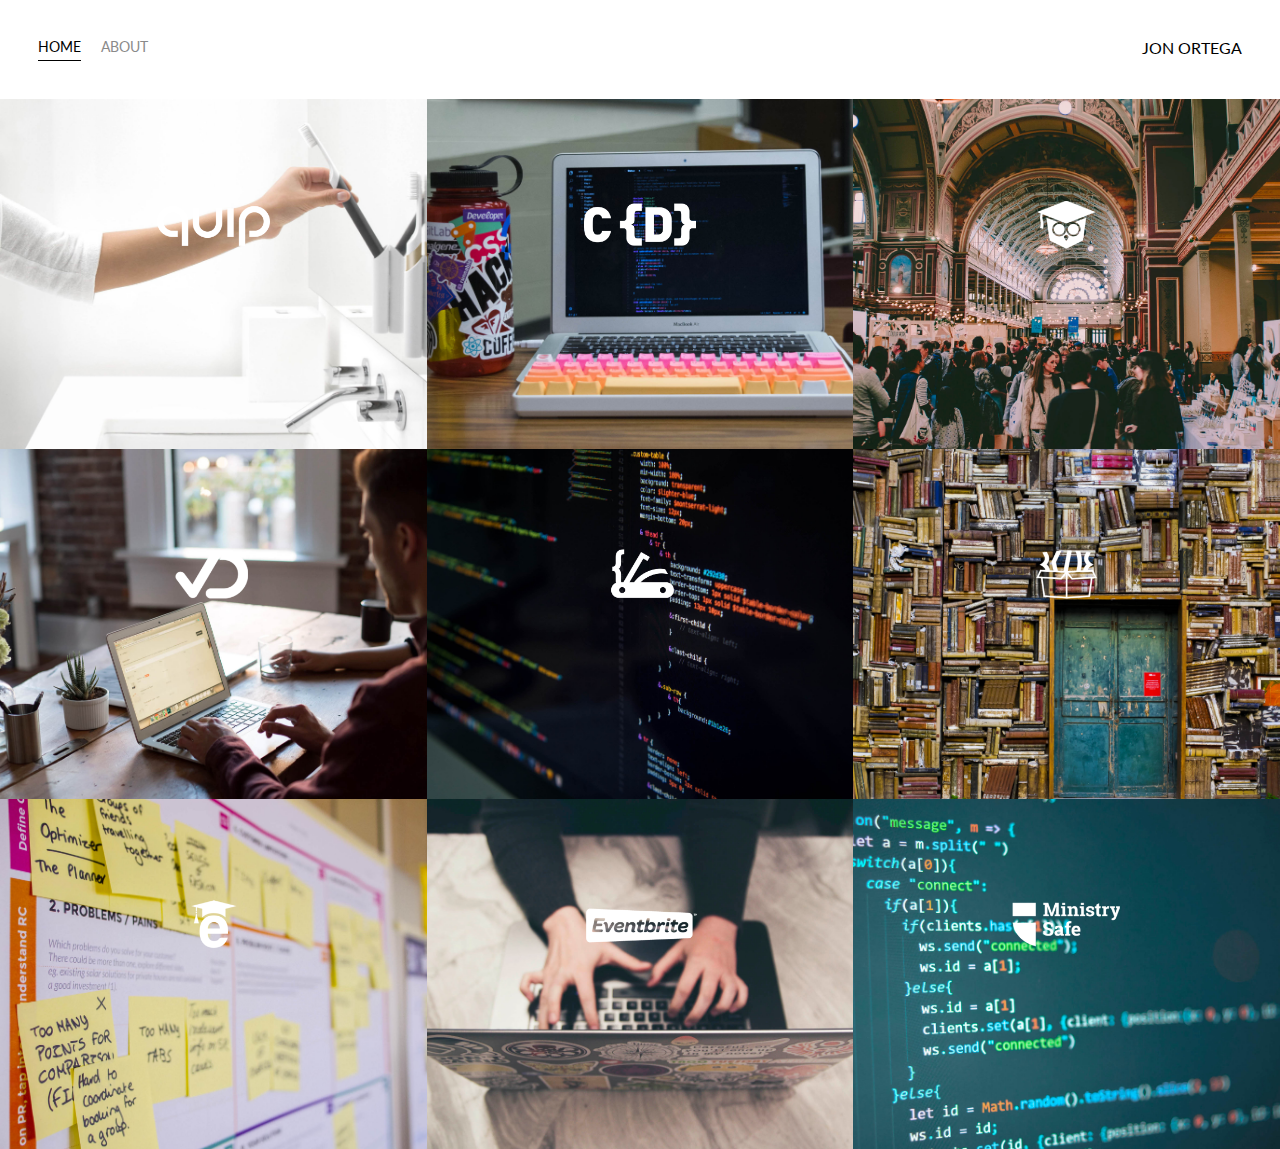
<file: index.html>
<!DOCTYPE html>
<html lang="en">
  <head>
    <meta charset="UTF-8" />
    <title>Page Title</title>
    <link rel="preconnect" href="https://fonts.gstatic.com" />
    <link
      href="https://fonts.googleapis.com/css2?family=Lato&display=swap"
      rel="stylesheet"
    />
    <link rel="stylesheet" href="style.css" />
  </head>
  <body>
    <div class="container">
      <div class="nav-wrapper">
        <div class="left-side">
          <div class="nav-link-wrapper active-nav-link">
            <a href="index.html">Home</a>
          </div>
          <div class="nav-link-wrapper">
            <a href="about.html">About</a>
          </div>
        </div>
        <div class="right-side">
          <div class="brand">
            <div>JON ORTEGA</div>
          </div>
        </div>
      </div>
      <div class="content-wrapper">
        <div class="portfolio-items-wrapper">
          <div class="portfolio-item-wrapper">
            <div
              class="portfolio-img-background"
              style="background-image: url(/img/portfolio1.jpg)"
            ></div>
            <div class="img-text-wrapper">
              <div class="logo-wrapper">
                <img src="/img/logos/quip.png" alt="Quip logo" />
              </div>
              <div class="subtitle">
                I built the Quip Ecommerce platform, named Top 25 Invention by
                Time Magazine in 2016.
              </div>
            </div>
          </div>
          <div class="portfolio-item-wrapper">
            <div
              class="portfolio-img-background"
              style="background-image: url(/img/portfolio2.jpg)"
            ></div>
            <div class="img-text-wrapper">
              <div class="logo-wrapper">
                <img src="/img/logos/crondose.png" alt="Quip logo" />
              </div>
              <div class="subtitle">
                I built the Quip Ecommerce platform, named Top 25 Invention by
                Time Magazine in 2016.
              </div>
            </div>
          </div>
          <div class="portfolio-item-wrapper">
            <div
              class="portfolio-img-background"
              style="background-image: url(/img/portfolio3.jpg)"
            ></div>
            <div class="img-text-wrapper">
              <div class="logo-wrapper">
                <img src="/img/logos/dailysmarty.png" alt="Quip logo" />
              </div>
              <div class="subtitle">
                I built the Quip Ecommerce platform, named Top 25 Invention by
                Time Magazine in 2016.
              </div>
            </div>
          </div>
          <div class="portfolio-item-wrapper">
            <div
              class="portfolio-img-background"
              style="background-image: url(/img/portfolio4.jpg)"
            ></div>
            <div class="img-text-wrapper">
              <div class="logo-wrapper">
                <img src="/img/logos/dashtrack.png" alt="Quip logo" />
              </div>
              <div class="subtitle">
                I built the Quip Ecommerce platform, named Top 25 Invention by
                Time Magazine in 2016.
              </div>
            </div>
          </div>
          <div class="portfolio-item-wrapper">
            <div
              class="portfolio-img-background"
              style="background-image: url(/img/portfolio5.jpg)"
            ></div>
            <div class="img-text-wrapper">
              <div class="logo-wrapper">
                <img src="/img/logos/devcamp.png" alt="Quip logo" />
              </div>
              <div class="subtitle">
                I built the Quip Ecommerce platform, named Top 25 Invention by
                Time Magazine in 2016.
              </div>
            </div>
          </div>
          <div class="portfolio-item-wrapper">
            <div
              class="portfolio-img-background"
              style="background-image: url(/img/portfolio6.jpg)"
            ></div>
            <div class="img-text-wrapper">
              <div class="logo-wrapper">
                <img src="/img/logos/devtrunk.png" alt="Quip logo" />
              </div>
              <div class="subtitle">
                I built the Quip Ecommerce platform, named Top 25 Invention by
                Time Magazine in 2016.
              </div>
            </div>
          </div>
          <div class="portfolio-item-wrapper">
            <div
              class="portfolio-img-background"
              style="background-image: url(/img/portfolio7.jpg)"
            ></div>
            <div class="img-text-wrapper">
              <div class="logo-wrapper">
                <img src="/img/logos/edutechional.png" alt="Quip logo" />
              </div>
              <div class="subtitle">
                I built the Quip Ecommerce platform, named Top 25 Invention by
                Time Magazine in 2016.
              </div>
            </div>
          </div>
          <div class="portfolio-item-wrapper">
            <div
              class="portfolio-img-background"
              style="background-image: url(/img/portfolio8.jpg)"
            ></div>
            <div class="img-text-wrapper">
              <div class="logo-wrapper">
                <img src="/img/logos/eventbrite.png" alt="Quip logo" />
              </div>
              <div class="subtitle">
                I built the Quip Ecommerce platform, named Top 25 Invention by
                Time Magazine in 2016.
              </div>
            </div>
          </div>
          <div class="portfolio-item-wrapper">
            <div
              class="portfolio-img-background"
              style="background-image: url(/img/portfolio9.jpg)"
            ></div>
            <div class="img-text-wrapper">
              <div class="logo-wrapper">
                <img src="/img/logos/ministry-safe.png" alt="Quip logo" />
              </div>
              <div class="subtitle">
                I built the Quip Ecommerce platform, named Top 25 Invention by
                Time Magazine in 2016.
              </div>
            </div>
          </div>
        </div>
      </div>
    </div>
  </body>

  <!-- JavaScript -->
  <script>
    const portfolioItems = document.querySelectorAll(".portfolio-item-wrapper");

    portfolioItems.forEach((portfolioItem) => {
      portfolioItem.addEventListener("mouseover", () => {
        portfolioItem.childNodes[1].classList.add("img-darken");
      });

      portfolioItem.addEventListener("mouseout", () => {
        portfolioItem.childNodes[1].classList.remove("img-darken");
      });
    });
  </script>
  <!--You add it at the end of the file so the whole page loads before it runs-->
</html>
</file>
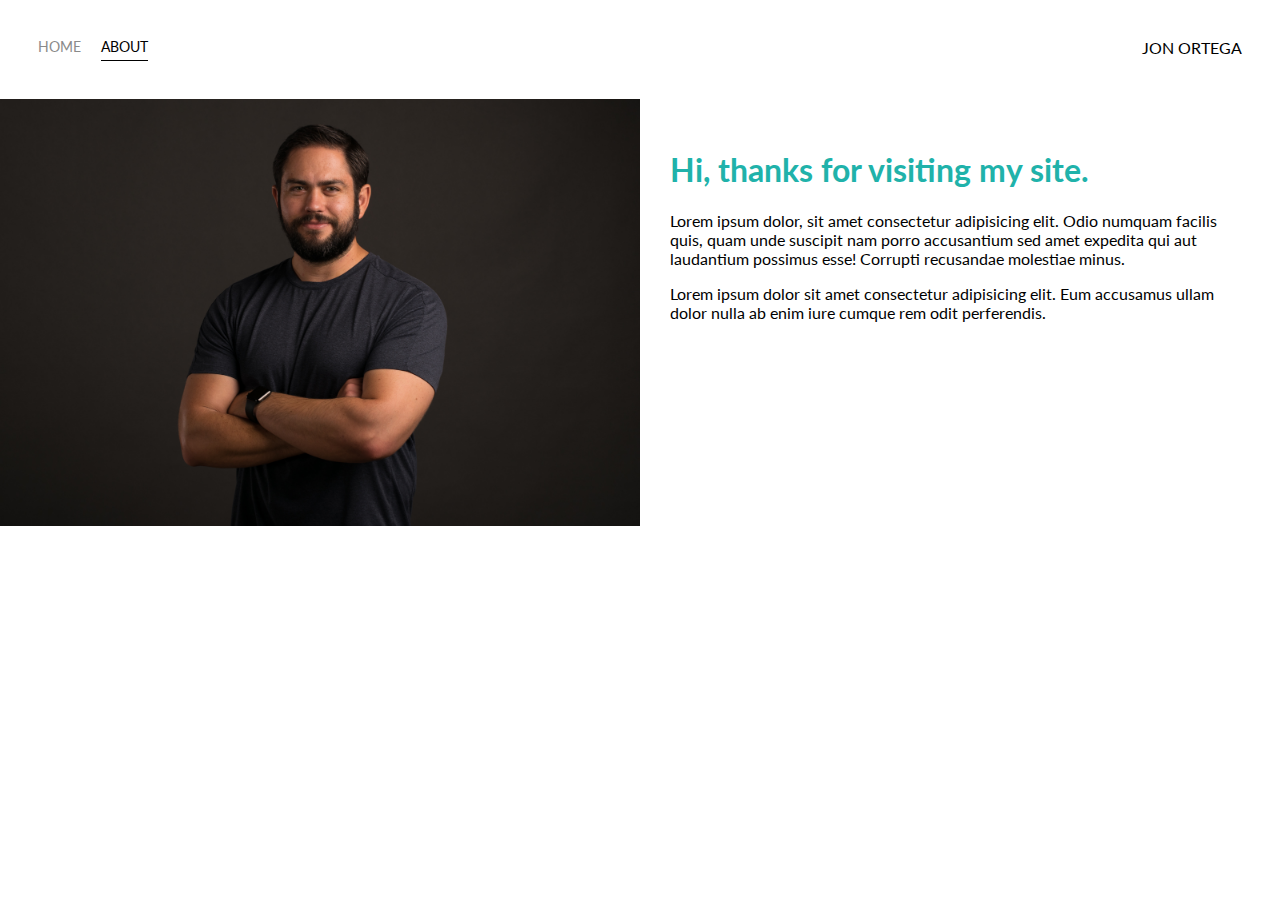
<file: about.html>
<!DOCTYPE html>
<html lang="en">
  <head>
    <meta charset="UTF-8" />
    <title>About</title>
    <link rel="preconnect" href="https://fonts.gstatic.com" />
    <link
      href="https://fonts.googleapis.com/css2?family=Lato&display=swap"
      rel="stylesheet"
    />
    <link rel="stylesheet" href="style.css" />
  </head>
  <body>
    <div class="container">
      <div class="nav-wrapper">
        <div class="left-side">
          <div class="nav-link-wrapper">
            <a href="index.html">Home</a>
          </div>
          <div class="nav-link-wrapper active-nav-link">
            <a href="about.html">About</a>
          </div>
        </div>
        <div class="right-side">
          <div class="brand">
            <div>JON ORTEGA</div>
          </div>
        </div>
      </div>
      <div class="content-wrapper">
        <div class="two-column-wrapper">
          <div class="profile-image-wrapper">
            <img src="/img/profile.jpg" />
          </div>
          <div class="profile-content-wrapper">
            <h1>Hi, thanks for visiting my site.</h1>
            <p>
              Lorem ipsum dolor, sit amet consectetur adipisicing elit. Odio
              numquam facilis quis, quam unde suscipit nam porro accusantium sed
              amet expedita qui aut laudantium possimus esse! Corrupti
              recusandae molestiae minus.
            </p>
            <p>
              Lorem ipsum dolor sit amet consectetur adipisicing elit. Eum
              accusamus ullam dolor nulla ab enim iure cumque rem odit
              perferendis.
            </p>
          </div>
        </div>
      </div>
    </div>
  </body>
</html>
</file>
<file: style.css>
/* Master Styles */
body {
  font-family: "Lato", sans-serif;
  margin: 0px;
}

.container {
  display: grid;
  grid-template-columns: 1fr;
}

/* Nav Styles */
.nav-wrapper {
  display: flex;
  justify-content: space-between;
  padding: 38px;
}

.left-side {
  display: flex;
}
.nav-wrapper > .left-side > div {
  margin-right: 20px;
  font-size: 0.9em;
  text-transform: uppercase;
}

.nav-link-wrapper {
  height: 22px;
  border-bottom: 1px solid transparent;
  transition: border-bottom 0.5s;
}

.nav-link-wrapper a {
  color: #8a8a8a;
  text-decoration: none;
  transition: color 0.5s;
}

.nav-link-wrapper:hover {
  border-bottom: 1px solid black;
}

.nav-link-wrapper a:hover {
  color: black;
}

.active-nav-link {
  border-bottom: 1px solid black;
}

.active-nav-link a {
  color: black !important;
}
/* Portfolio Styles */
.portfolio-items-wrapper {
  display: grid;
  grid-template-columns: 1fr 1fr 1fr;
}

.portfolio-item-wrapper {
  position: relative;
}

.portfolio-img-background {
  height: 350px;
  width: 100%;
  background-size: cover;
  background-position: center;
  background-repeat: no-repeat;
}

.img-text-wrapper {
  position: absolute;
  top: 0;
  display: flex;
  flex-direction: column;
  justify-content: center;
  align-items: center;
  height: 100%;
  text-align: center;
  padding-left: 100px;
  padding-right: 100px;
}

.logo-wrapper img {
  width: 50%;
  margin-bottom: 20px;
}

.img-text-wrapper .subtitle {
  font-weight: 600;
  transition: 1s;
  color: transparent;
}

.img-text-wrapper:hover .subtitle {
  font-weight: 600;
  color: lightseagreen;
}

.img-darken {
  transition: 1s;
  filter: brightness(10%);
}

/* About Page Styles */
.two-column-wrapper {
  display: grid;
  grid-template-columns: 1fr 1fr;
}

.profile-image-wrapper img {
  width: 100%;
}

.profile-content-wrapper {
  padding: 30px;
}

.profile-content-wrapper h1 {
  color: lightseagreen;
}
</file>
